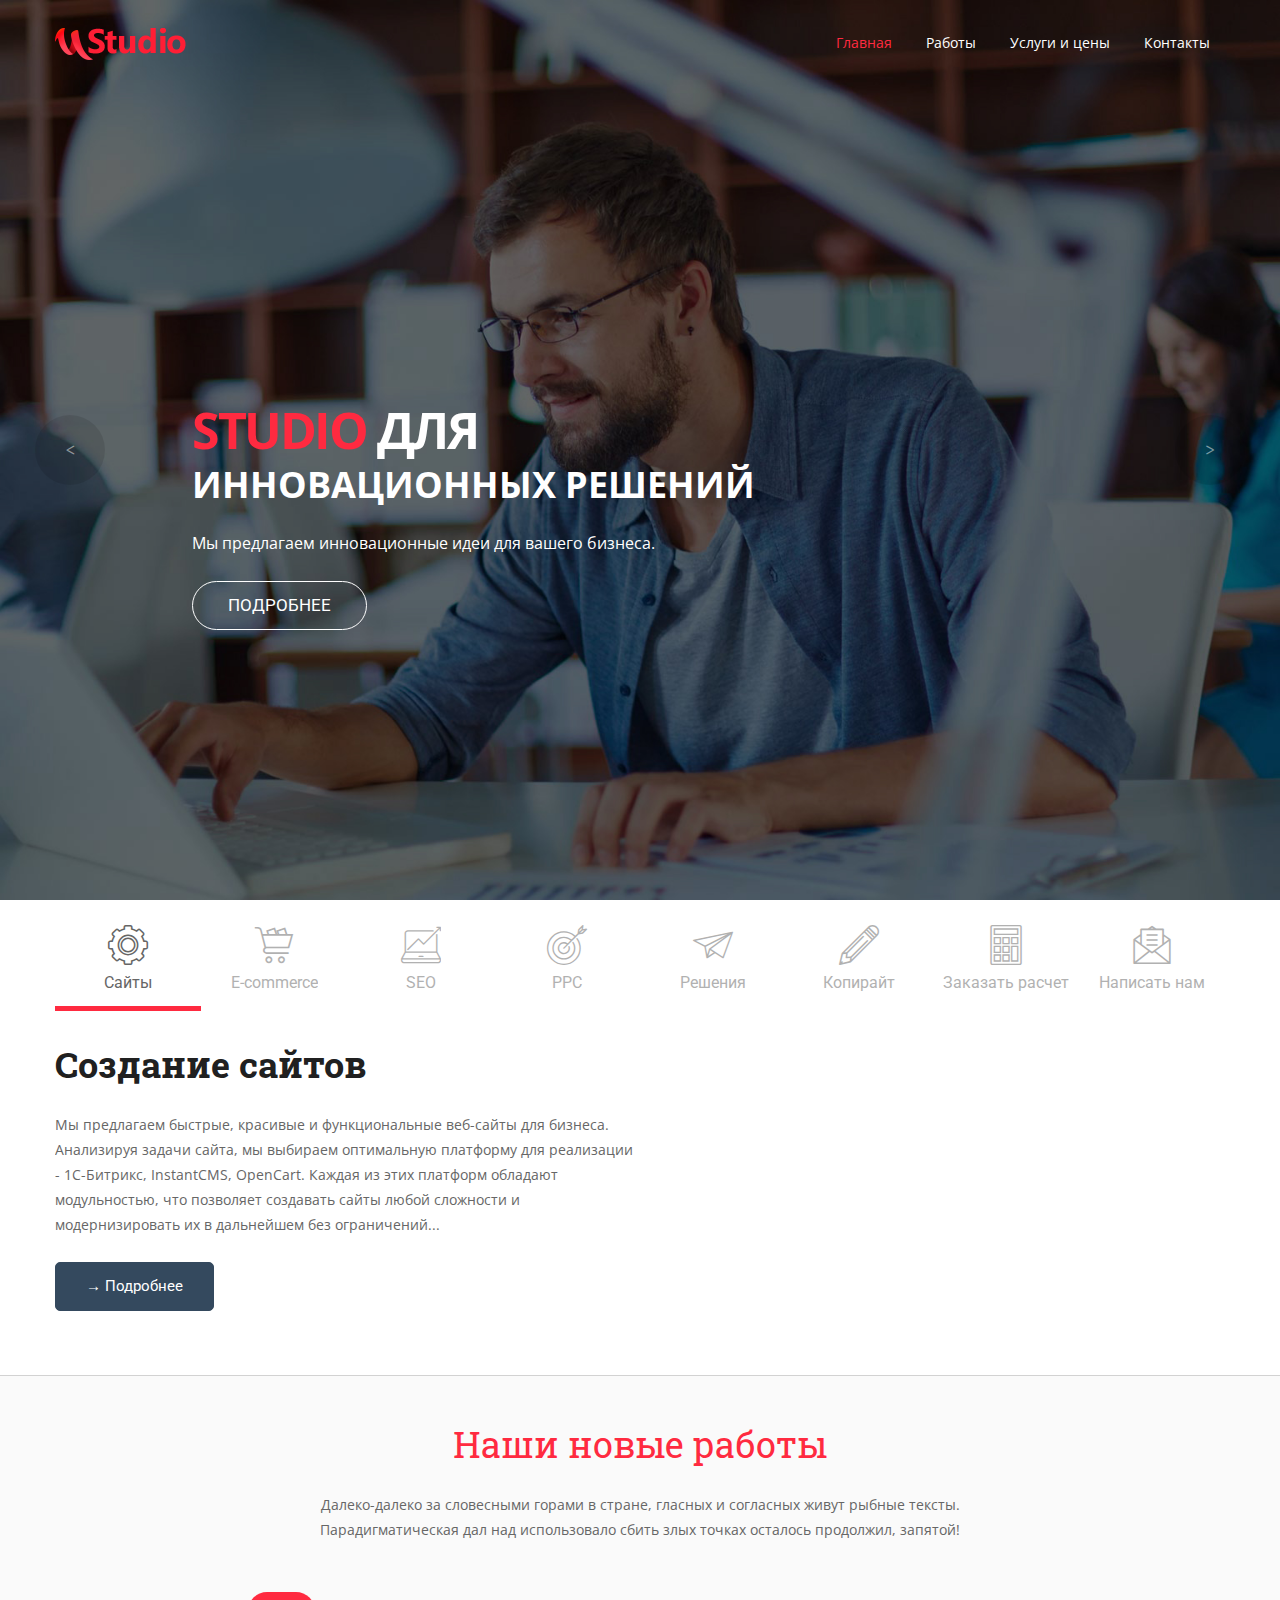
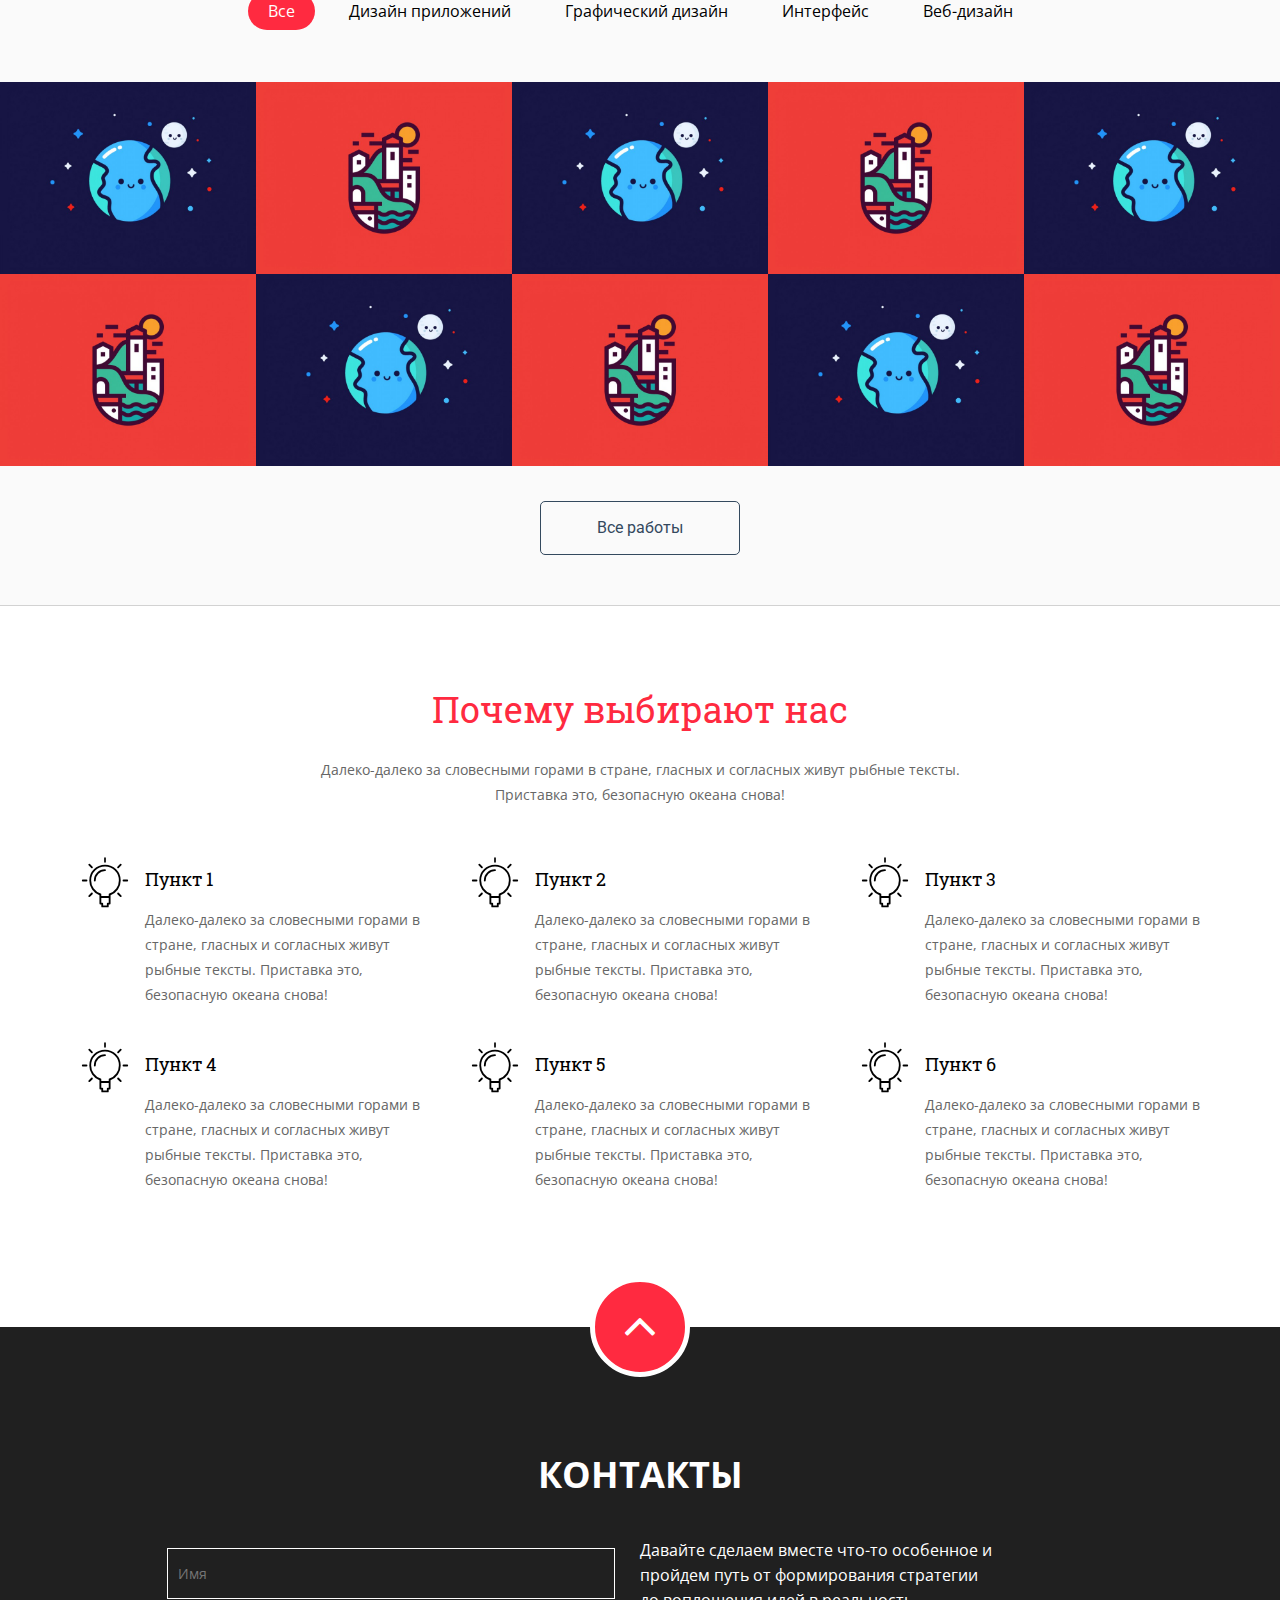
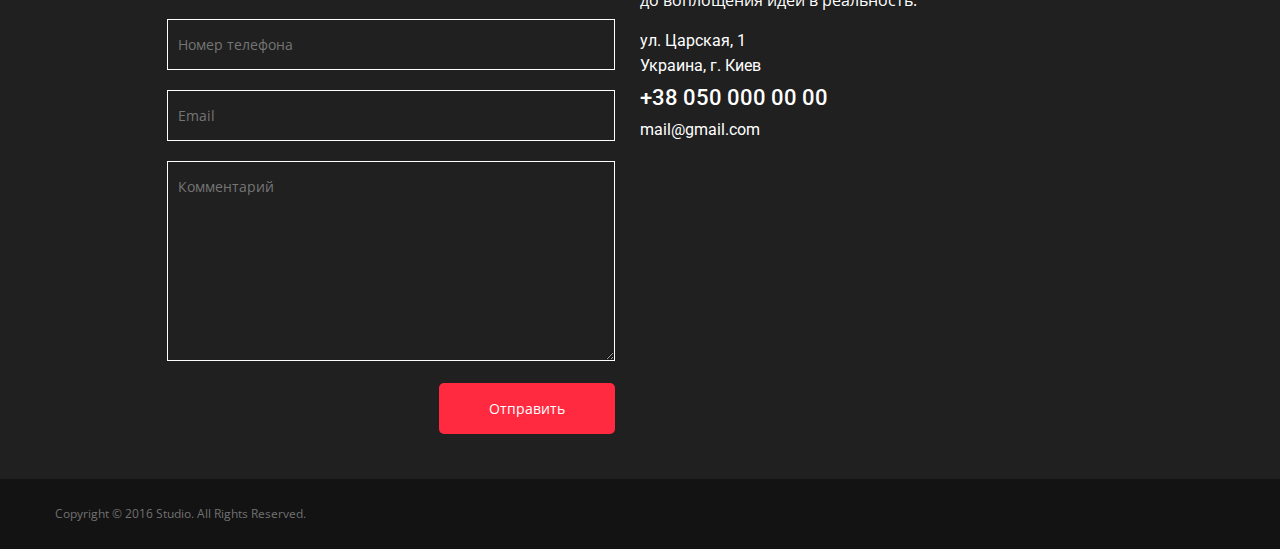
<file: index.html>
<!DOCTYPE html>
<html>
	<head>
		<title>Web-Studio Beta</title>
		<meta name="viewport" content="width=device-width, initial-scale=1, maximum-scale=1, user-scalable=no">
		<meta charset="utf-8">
		<link href="css/style.css" media="screen, projection" rel="stylesheet" type="text/css">
		<link href="https://fonts.googleapis.com/css?family=Open+Sans:300,400,600,700|Roboto:100,400,500" rel="stylesheet">
		<link href="https://fonts.googleapis.com/css?family=Roboto+Slab:300,400,700" rel="stylesheet">
		<link href="css/flaticon.css"  rel="stylesheet">
		<!-- Header slider -->
		<link rel="stylesheet" href="css/slider.css">
		<link href="https://fonts.googleapis.com/css?family=Quicksand" rel="stylesheet">
	    <script src="http://code.jquery.com/jquery-1.7.1.min.js"></script>
	    <script src="js/slider.min.js"></script>

		<script type="text/javascript">
			jQuery(document).ready(function($) {
				$('.slider').bjqs({
					height      : window.innerHeight,
					width       : window.innerWidth,
					responsive  : true
				});
			});
		</script>
		<!-- Header slider end-->
		<!-- Tabs -->
		<script src="js/lighttabs.js"></script>
		<script type="text/javascript">
			$(document).ready(function(){
				$(".tabs").lightTabs();
			});
		</script>
		<!-- Tabs end -->
		<!-- Fixed menu -->
		<script type="text/javascript">
			$(window).bind('scroll', function() {
			   if ($(window).scrollTop() > 0) {
			      $('.nav').addClass('fixed-main-menu');
			   }
			   else
			   {
			      $('.nav').removeClass('fixed-main-menu');
			   }
			});
		</script>
		<!-- Fixed menu end -->
	</head>
	<body>
		<div class="header main-header">
			<div class="nav">
				<div class="container">
					<div class="logo">
						<a href="index.html">
							<img src="img/logo.png"/>
						</a>
					</div>
					<div class="main-menu">
						<ul>
							<li class="active">
								<a href="#">Главная</a>
							</li>
							<li>
								<a href="#">Работы</a>
							</li>
							<li>
								<a href="#">Услуги и цены</a>
							</li>
							<li>
								<a href="#">Контакты</a>
							</li>
						</ul>
					</div>
					<div class="main-mobile-menu">
						<a href="#" class="menu-button">
							<i class="flaticon-bars"></i>
						</a>
						<div class="menu">
							<ul>
								<li class="active">
									<a href="#">Главная</a>
								</li>
								<li>
									<a href="#">Работы</a>
								</li>
								<li>
									<a href="#">Услуги и цены</a>
								</li>
								<li>
									<a href="#">Контакты</a>
								</li>
							</ul>
						</div>
					</div>
				</div>
			</div>
			<div class="slider">
				<ul class="bjqs">
					<li class="slide1">
						<div class="text">
							<h1><span>Studio</span> для</h1>
							<h2>инновационных решений</h2>
							<h5>Мы предлагаем инновационные идеи для вашего бизнеса.</h5>
							<a href="#" class="slide-button">подробнее</a>
						</div>
					</li>
					<li class="slide2">
						<div class="text">
							<h1><span>особый</span> подход </h1>
							<h2>для веб-решений</h2>
							<h5>Мы предлагаем инновационные идеи для вашего бизнеса.</h5>
							<a href="#" class="slide-button">подробнее</a>
						</div>
					</li>
				</ul>
			</div>
		</div>
		<div class="content">
			<div class="container">
				<div class="tabs">
					<ul>
				        <li>
				        	<i class="flaticon-settings"></i>
				        	Сайты
			        	</li>
				        <li>
				        	<i class="flaticon-shopping-cart"></i>
				        	E-commerce
				        </li>
				        <li>
				        <i class="flaticon-stats"></i>
				        	SEO
				        </li>
				        <li>
				        	<i class="flaticon-targeting"></i>
				        	PPC
				        </li>
				        <li>
				        	<i class="flaticon-paper-plane"></i>
				        	Решения
				        </li>
				        <li>
				        	<i class="flaticon-edit"></i>
				        	Копирайт
				        </li>
				        <li>
				        	<i class="flaticon-technology"></i>
				        	Заказать расчет
				        </li>
				        <li>
				        	<i class="flaticon-email"></i>
				        	Написать нам
				        </li>
				    </ul>
				    <div>
				        <div>
				        	<span class="left-col">
					        	<h3>Создание сайтов</h3>
					        	<p>Мы предлагаем быстрые, красивые и функциональные веб-сайты для бизнеса. Анализируя задачи сайта, мы выбираем оптимальную платформу для реализации - 1С-Битрикс,  InstantCMS, OpenCart. Каждая из этих платформ обладают модульностью, что позволяет создавать сайты любой сложности и модернизировать их в дальнейшем без ограничений...</p>
					        	<a href="#" class="more-button">&#8594; Подробнее</a>
					        </span>
					        <span class="right-col">
					        	
					        </span>
			        	</div>
				        <div>
				        	<span class="left-col">
					        	<h3>Создание Интернет-магазина</h3>
					        	<p>Мы предлагаем разрботку интернет-магазинов на базе собственных решений под управлением InstantCMS или Opencart. Благодаря нашему подходу, мы вникаем в бизнес клиента, что бы лучше узнать его сферу деятельности и предложить максимально эффективное решение...</p>
					        	<a href="#" class="more-button">&#8594; Подробнее</a>
					        </span>
					        <span class="right-col">
					        	
					        </span>	
			        	</div>
				        <div>
				        	<span class="left-col">
				        		<h3>Поисковая оптимизация и продвижение</h3>
				        		<p>Мы предлагаем услуги по продвижению сайтов в поисковых системах Google и Яндекс.
								Поисковое продвижение необходимо каждому сайту, ведь каждый сайт нуждается в целевых посетителях, клиентах, покупателях. Цель раскрутки - привести людей на сайт с помощью продвижения сайта в выдаче поисковых сестем по тематическим запросам...</p>
								<a href="#" class="more-button">&#8594; Подробнее</a>
							</span>
					        <span class="right-col">
					        	
					        </span>
			        	</div>
				        <div>
				        	<span class="left-col">
				        		<h3>Реклама в поисковых системах</h3>
				        		<p>Мы предлагаем быстрые и функциональные решения для бизнеса. Наши сайты работают на модульной платформе, что позволяет расширять и улучшать сайт без ограничений. Сайты созданные нами имеют высокую производительность и способны выдерживать большие нагрузки...</p>
				        		<a href="#" class="more-button">&#8594; Подробнее</a>
				        	</span>
					        <span class="right-col">
					        	
					        </span>
			        	</div>
				        <div>
				        	<span class="left-col">
				        		<h3>Специальные web-решения</h3>
				        		<p>В ходе нашей работы мы помогаем нашим клиентам решать самые разнообразные задачи. Среди таковых - как оптимизация дизайна и удобства использования сайта, так и подключение систем учета, позволяющее избавиться от рутинных операций. Автоматизируя процессы, мы избавляем клиента от "человеческого фактора", а значит сокращается время обслуживания и уменьшается вероятность ошибки...</p>
				        		<a href="#" class="more-button">&#8594; Подробнее</a>
				        	</span>
					        <span class="right-col">
					        	
					        </span>
			        	</div>
				        <div>
				        	<span class="left-col">
				        		<h3>Наполнение текстов для сайтов</h3>
				        		<p>Мы предоставляем услуги копирайта и рерайта текстов. Стоимость зависит от тематики и сроков...</p>
				        		<a href="#" class="more-button">&#8594; Подробнее</a>
				        	</span>
					        <span class="right-col">
					        	
					        </span>
			        	</div>
				    </div>     
				</div>
				<div class="mobile-tabs">
					<ul>
				        <li>
				        	<a href="#">
					        	<i class="flaticon-settings"></i>
					        	Сайты
					        </a>
			        	</li>
				        <li>
				        	<a href="#">
					        	<i class="flaticon-shopping-cart"></i>
					        	E-commerce
					        </a>
				        </li>
				        <li>
				        	<a href="#">
					        <i class="flaticon-stats"></i>
					        	SEO
					        </a>
				        </li>
				        <li>
				        	<a href="#">
					        	<i class="flaticon-targeting"></i>
					        	PPC
					        </a>
				        </li>
				        <li>
				        	<a href="#">
					        	<i class="flaticon-paper-plane"></i>
					        	Решения
					        </a>
				        </li>
				        <li>
				        	<a href="#">
					        	<i class="flaticon-edit"></i>
					        	Копирайт
					        </a>
				        </li>
				        <li>
				        	<a href="#">
					        	<i class="flaticon-technology"></i>
					        	Заказать расчет
					        </a>
				        </li>
				        <li>
				        	<a href="#">
					        	<i class="flaticon-email"></i>
					        	Написать нам
					        </a>
				        </li>
				    </ul>
				</div>
			</div>
			<div class="portfolio">
				<div class="title">
					Наши новые работы
				</div>
				<div class="pre-title">
					Далеко-далеко за словесными горами в стране, гласных и согласных живут рыбные тексты. Парадигматическая дал над использовало сбить злых точках осталось продолжил, запятой!
				</div>
				<div class="filter">
					<ul>
						<li class="active">
							<a href="#">Все</a>
						</li>
						<li>
							<a href="#">Дизайн приложений</a>
						</li>
						<li>
							<a href="#">Графический дизайн</a>
						</li>
						<li>
							<a href="#">Интерфейс</a>
						</li>
						<li>
							<a href="#">Веб-дизайн</a>
						</li>
					</ul>
				</div>
				<div class="all-preview">
					<div class="preview">
						<img src="img/portfolio1.jpg">
						<div class="info">
							<div class="name">
								Веб-дизайн
							</div>
							<div class="case-button">
								<a href="">
									Посмотреть кейс
								</a>
							</div>
						</div>
					</div>
					<div class="preview">
						<img src="img/portfolio2.jpg">
						<div class="info">
							<div class="name">
								Лого
							</div>
							<div class="case-button">
								<a href="">
									Посмотреть кейс
								</a>
							</div>
						</div>
					</div>
					<div class="preview">
						<img src="img/portfolio1.jpg">
						<div class="info">
							<div class="name">
								Веб-дизайн
							</div>
							<div class="case-button">
								<a href="">
									Посмотреть кейс
								</a>
							</div>
						</div>
					</div>
					<div class="preview">
						<img src="img/portfolio2.jpg">
						<div class="info">
							<div class="name">
								Лого
							</div>
							<div class="case-button">
								<a href="">
									Посмотреть кейс
								</a>
							</div>
						</div>
					</div>
					<div class="preview">
						<img src="img/portfolio1.jpg">
						<div class="info">
							<div class="name">
								Веб-дизайн
							</div>
							<div class="case-button">
								<a href="">
									Посмотреть кейс
								</a>
							</div>
						</div>
					</div>
					<div class="preview">
						<img src="img/portfolio2.jpg">
						<div class="info">
							<div class="name">
								Лого
							</div>
							<div class="case-button">
								<a href="">
									Посмотреть кейс
								</a>
							</div>
						</div>
					</div>
					<div class="preview">
						<img src="img/portfolio1.jpg">
						<div class="info">
							<div class="name">
								Веб-дизайн
							</div>
							<div class="case-button">
								<a href="">
									Посмотреть кейс
								</a>
							</div>
						</div>
					</div>
					<div class="preview">
						<img src="img/portfolio2.jpg">
						<div class="info">
							<div class="name">
								Лого
							</div>
							<div class="case-button">
								<a href="">
									Посмотреть кейс
								</a>
							</div>
						</div>
					</div>
					<div class="preview">
						<img src="img/portfolio1.jpg">
						<div class="info">
							<div class="name">
								Веб-дизайн
							</div>
							<div class="case-button">
								<a href="">
									Посмотреть кейс
								</a>
							</div>
						</div>
					</div>
					<div class="preview">
						<img src="img/portfolio2.jpg">
						<div class="info">
							<div class="name">
								Лого
							</div>
							<div class="case-button">
								<a href="">
									Посмотреть кейс
								</a>
							</div>
						</div>
					</div>
				</div>
				<a href="portfolio.html" class="all-case-button">
					Все работы
				</a>
			</div>
			<div class="features">
				<div class="container">
					<div class="title">
						Our Awesome Features
					</div>
					<div class="pre-title">
						Далеко-далеко за словесными горами в стране, гласных и согласных живут рыбные тексты. Снова путь, даже продолжил переписали.
					</div>
					<div class="intro">
						<ul>
							<li>
								<div class="left-col">
									<i class="flaticon-interface-1"></i>
								</div>
								<div class="right-col">
									<div class="intro-title">
										Fully Layered PSD
									</div>
									<div class="intro-text">
										Далеко-далеко за словесными горами в стране, гласных и согласных живут рыбные тексты. Приставка это, безопасную океана снова!
									</div>
								</div>
							</li>
							<li>
								<div class="left-col">
									<i class="flaticon-draw"></i>
								</div>
								<div class="right-col">
									<div class="intro-title">
										Pixel Perfect Design
									</div>
									<div class="intro-text">
										Далеко-далеко за словесными горами в стране, гласных и согласных живут рыбные тексты. Приставка это, безопасную океана снова!
									</div>
								</div>
							</li>
							<li>
								<div class="left-col">
									<i class="flaticon-interface"></i>
								</div>
								<div class="right-col">
									<div class="intro-title">
										Perfect Grid System
									</div>
									<div class="intro-text">
										Далеко-далеко за словесными горами в стране, гласных и согласных живут рыбные тексты. Приставка это, безопасную океана снова!
									</div>
								</div>
							</li>
							<li>
								<div class="left-col">
									<i class="flaticon-technology"></i>
								</div>
								<div class="right-col">
									<div class="intro-title">
										Clean & Creative Design
									</div>
									<div class="intro-text">
										Далеко-далеко за словесными горами в стране, гласных и согласных живут рыбные тексты. Приставка это, безопасную океана снова!
									</div>
								</div>
							</li>
						</ul>
					</div>
				</div>
			</div>
			<div class="why-us">
				<div class="container">
					<div class="title">
						Почему выбирают нас
					</div>
					<div class="pre-title">
						Далеко-далеко за словесными горами в стране, гласных и согласных живут рыбные тексты. Приставка это, безопасную океана снова!
					</div>
					<div class="intro">
						<div class="left-col">
							<i class="flaticon-idea"></i>
						</div>
						<div class="right-col">
							<div class="col-title">
								Пункт 1
							</div>
							<p>
								Далеко-далеко за словесными горами в стране, гласных и согласных живут рыбные тексты. Приставка это, безопасную океана снова!
							</p>
						</div>
					</div>
					<div class="intro">
						<div class="left-col">
							<i class="flaticon-idea"></i>
						</div>
						<div class="right-col">
							<div class="col-title">
								Пункт 2
							</div>
							<p>
								Далеко-далеко за словесными горами в стране, гласных и согласных живут рыбные тексты. Приставка это, безопасную океана снова!
							</p>
						</div>
					</div>
					<div class="intro">
						<div class="left-col">
							<i class="flaticon-idea"></i>
						</div>
						<div class="right-col">
							<div class="col-title">
								Пункт 3
							</div>
							<p>
								Далеко-далеко за словесными горами в стране, гласных и согласных живут рыбные тексты. Приставка это, безопасную океана снова!
							</p>
						</div>
					</div>
					<div class="intro">
						<div class="left-col">
							<i class="flaticon-idea"></i>
						</div>
						<div class="right-col">
							<div class="col-title">
								Пункт 4
							</div>
							<p>
								Далеко-далеко за словесными горами в стране, гласных и согласных живут рыбные тексты. Приставка это, безопасную океана снова!
							</p>
						</div>
					</div>
					<div class="intro">
						<div class="left-col">
							<i class="flaticon-idea"></i>
						</div>
						<div class="right-col">
							<div class="col-title">
								Пункт 5
							</div>
							<p>
								Далеко-далеко за словесными горами в стране, гласных и согласных живут рыбные тексты. Приставка это, безопасную океана снова!
							</p>
						</div>
					</div>
					<div class="intro">
						<div class="left-col">
							<i class="flaticon-idea"></i>
						</div>
						<div class="right-col">
							<div class="col-title">
								Пункт 6
							</div>
							<p>
								Далеко-далеко за словесными горами в стране, гласных и согласных живут рыбные тексты. Приставка это, безопасную океана снова!
							</p>
						</div>
					</div>
				</div>
			</div>
		</div>
		<div class="footer">
			<div class="container">
				<a href="#" class="to-top">
					<i class="flaticon-arrows"></i>
				</a>
				<div class="contacts">
					<div class="title">
						Контакты
					</div>
					<div class="info">
						<div class="right-col">
							<p>
								Давайте сделаем вместе что-то особенное и пройдем путь от формирования стратегии до воплощения идей в реальность.
							</p>
							ул. Царская, 1<br>
							Украина, г. Киев<br>
							<a class="phone" href="tel:+380500000000">
								+38 050 000 00 00
							</a><br>
							<a class="mail" href="mailto:mail@gmail.com">
								mail@gmail.com
							</a>
						</div>
						<div class="left-col">
							<form method="" action="">
								<input type="text" name="" placeholder="Имя"><br>
								<input type="text" name="" placeholder="Номер телефона"><br>
								<input type="text" name="" placeholder="Email"><br>
								<textarea placeholder="Комментарий"></textarea><br>
								<input type="submit" name="" value="Отправить">
							</form>
						</div>
					</div>
				</div>
			</div>
			<div class="footer-copyright">
				<div class="container">
					<div class="copyright">
						Copyright © 2016 Studio. All Rights Reserved.
					</div>
					<div class="social">
						<ul>
							<li>
								<a href="#">
									
								</a>
							</li>
						</ul>
					</div>
				</div>
			</div>
		</div>
	</body>
</html>
</file>
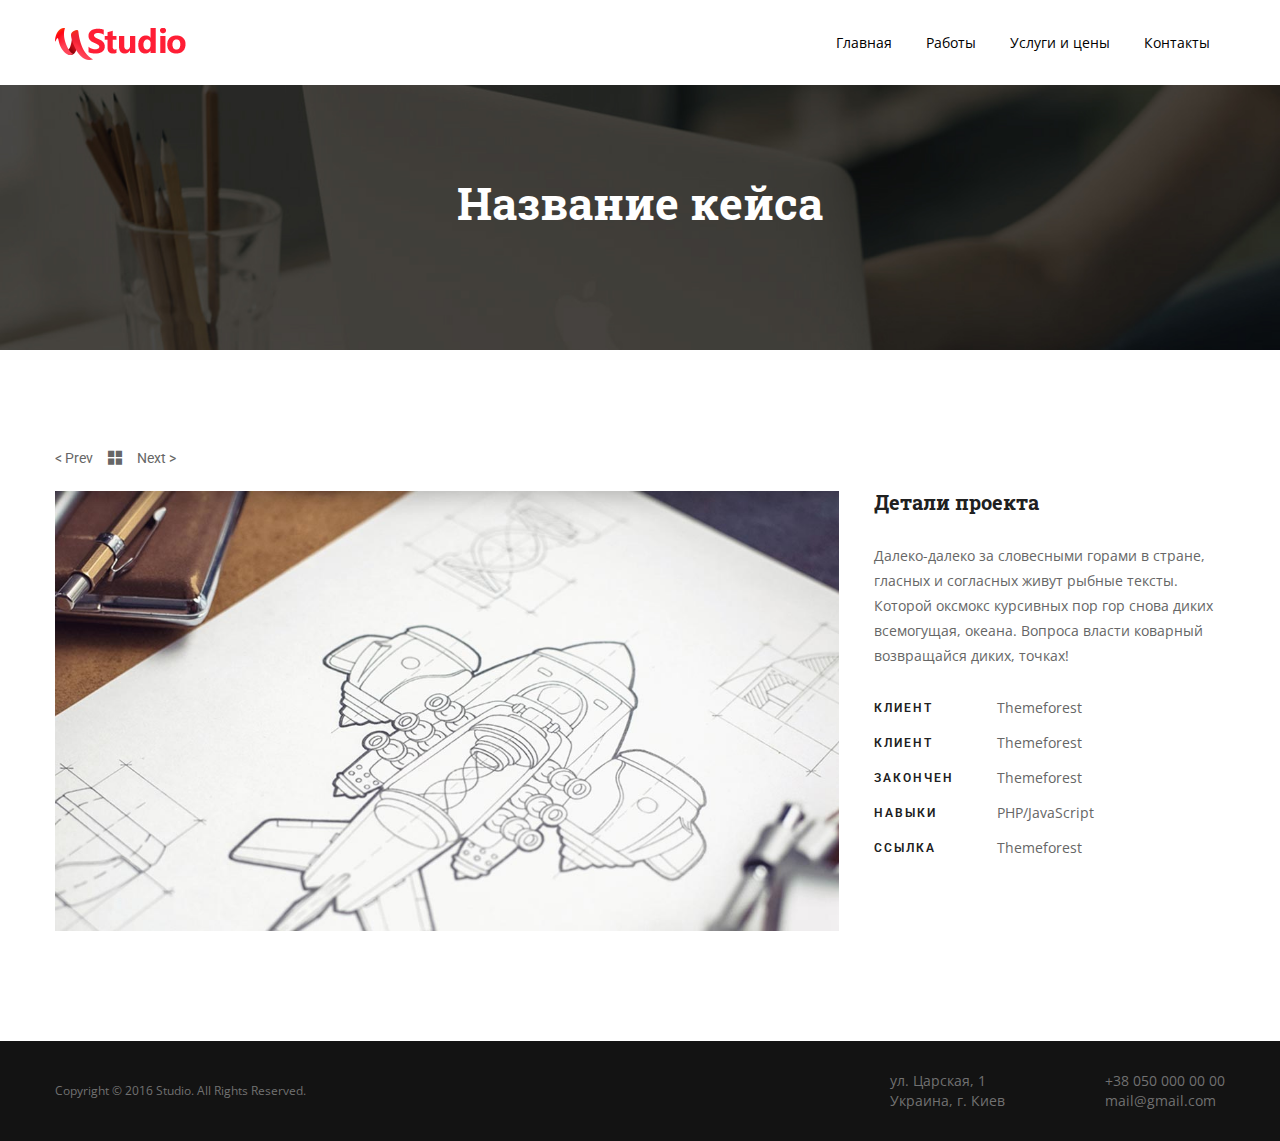
<file: case.html>
<!DOCTYPE html>
<html>
<head>
		<title>Portfolio Beta</title>
		<meta name="viewport" content="width=device-width, initial-scale=1, maximum-scale=1, user-scalable=no">
		<meta charset="utf-8">
		<link href="css/style.css" media="screen, projection" rel="stylesheet" type="text/css">
		<link href="css/case.css" media="screen, projection" rel="stylesheet" type="text/css">
		<link href="https://fonts.googleapis.com/css?family=Open+Sans:300,400,600,700|Roboto:100,400,500" rel="stylesheet">
		<link href="https://fonts.googleapis.com/css?family=Roboto+Slab:300,400,700" rel="stylesheet">
		<link href="css/flaticon.css"  rel="stylesheet">
	</head>
<body>
	<div class="header">
		<div class="nav">
			<div class="container">
				<div class="logo">
					<a href="index.html">
						<img src="img/logo.png"/>
					</a>
				</div>
				<div class="main-menu">
					<ul>
						<li>
							<a href="#">Главная</a>
						</li>
						<li>
							<a href="#">Работы</a>
						</li>
						<li>
							<a href="#">Услуги и цены</a>
						</li>
						<li>
							<a href="#">Контакты</a>
						</li>
					</ul>
				</div>
			</div>
		</div>
		<div class="page-block">
			<div class="page-title">
				Название кейса
			</div>
		</div>
	</div>
	<div class="content">
		<div class="container">
			<div class="case-nav">
				<a href="#" class="prev">
					< Prev
				</a>
				<a href="portfolio.html" class="home">
					<i class="flaticon-black"></i>
				</a>
				<a href="#" class="next">
					Next >
				</a>
			</div>
			<div class="case-block">
				<div class="left-col">
					<img src="img/portfolio3.jpg">
				</div>
				<div class="right-col">
					<div class="details">
						<div class="title">
							Детали проекта
						</div>
						<p>
							Далеко-далеко за словесными горами в стране, гласных и согласных живут рыбные тексты. Которой оксмокс курсивных пор гор снова диких всемогущая, океана. Вопроса власти коварный возвращайся диких, точках!
						</p>
					</div>
					<div class="case-info">
						<ul>
							<li>
								<span>Клиент</span>
								Themeforest
							</li>
							<li>
								<span>Клиент</span>
								Themeforest
							</li>
							<li>
								<span>Закончен</span>
								Themeforest
							</li>
							<li>
								<span>Навыки</span>
								 PHP/JavaScript
							</li>
							<li>
								<span>Ссылка</span>
								<a href="#">
									Themeforest
								</a>
							</li>
						</ul>
					</div>
				</div>
			</div>
		</div>
	</div>
	<div class="footer second-footer">
		<div class="footer-copyright">
			<div class="container">
				<div class="copyright">
					Copyright © 2016 Studio. All Rights Reserved.
				</div>
				<!-- <div class="social">
					<ul>
						<li>
							<a href="#">
								
							</a>
						</li>
					</ul>
				</div> -->
				<div class="second-contact">
					<div class="contact-block">
						<a href="tel:+380500000000">
							+38 050 000 00 00
						</a><br>
						<a href="mailto:mail@gmail.com">
							mail@gmail.com
						</a>
					</div>
					<div class="contact-block">
						ул. Царская, 1<br>
						Украина, г. Киев
					</div>
				</div>
			</div>
		</div>
	</div>
</body>
</html>
</file>
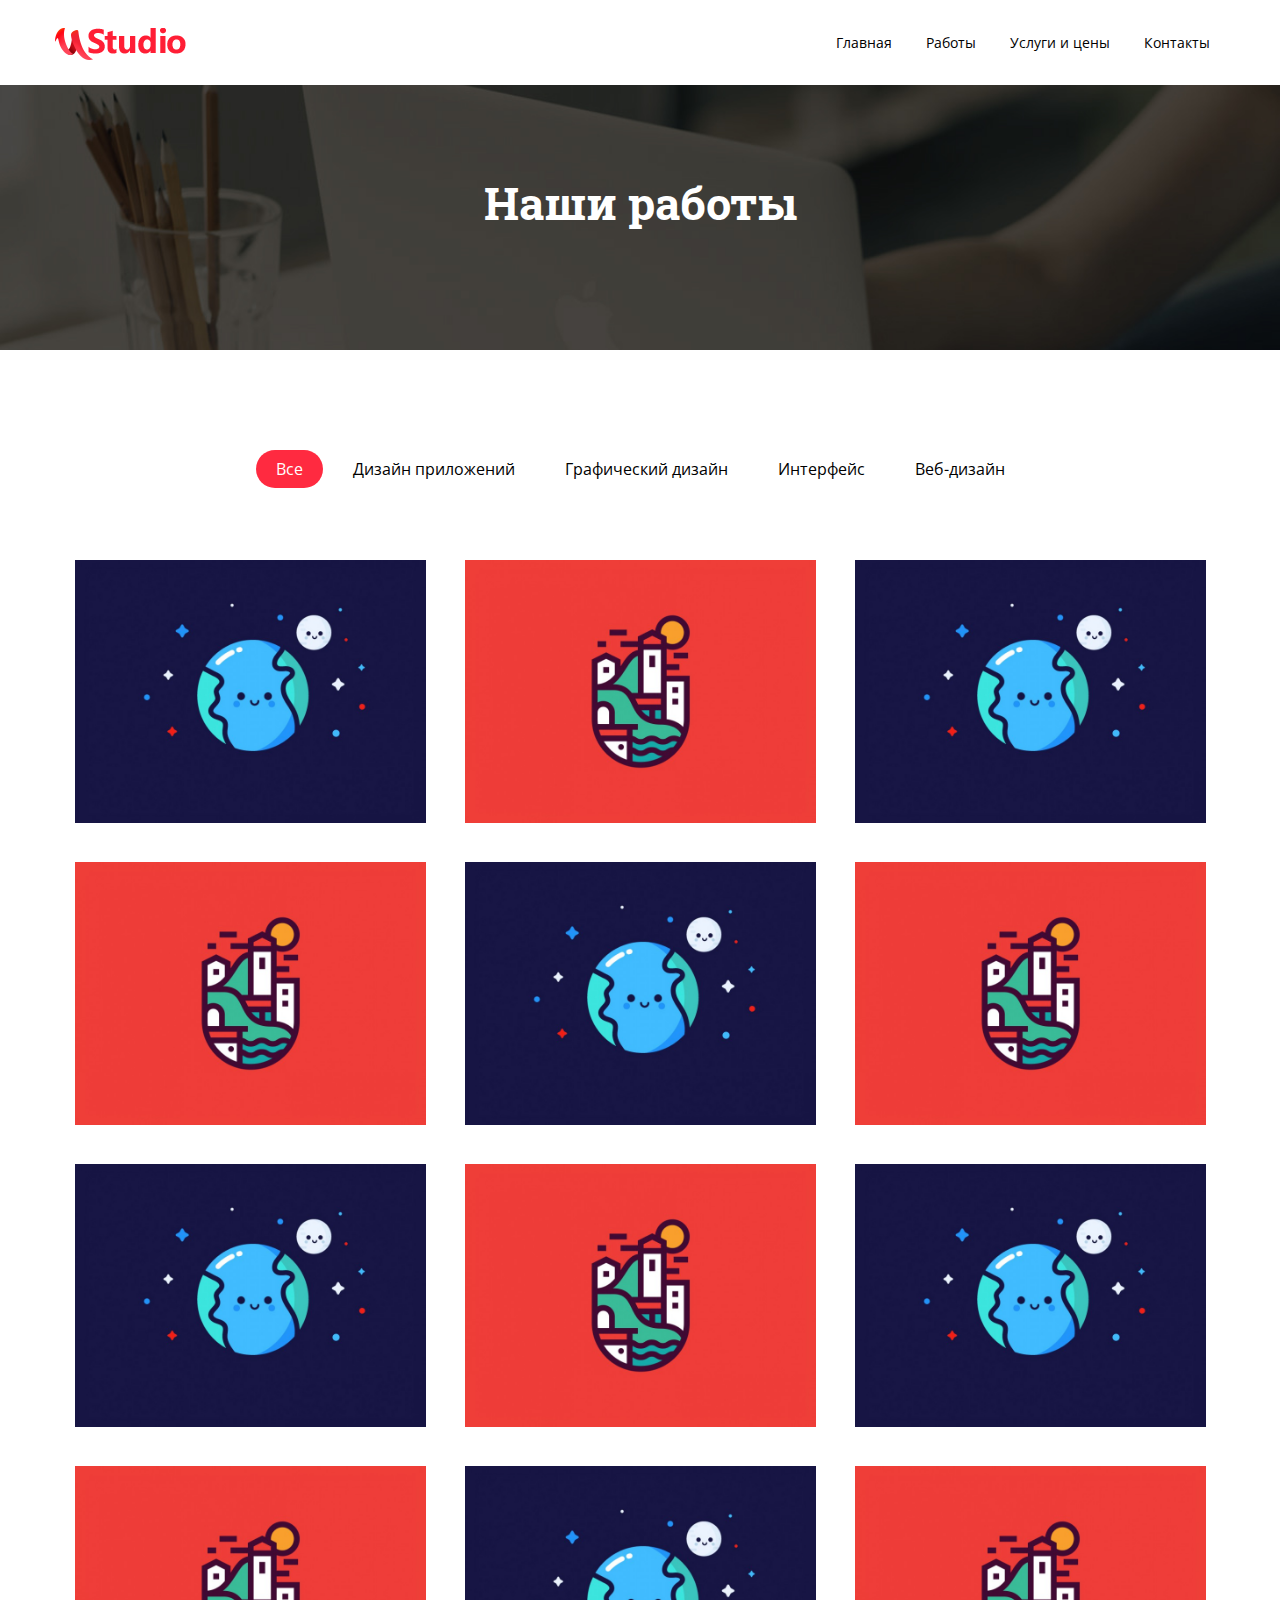
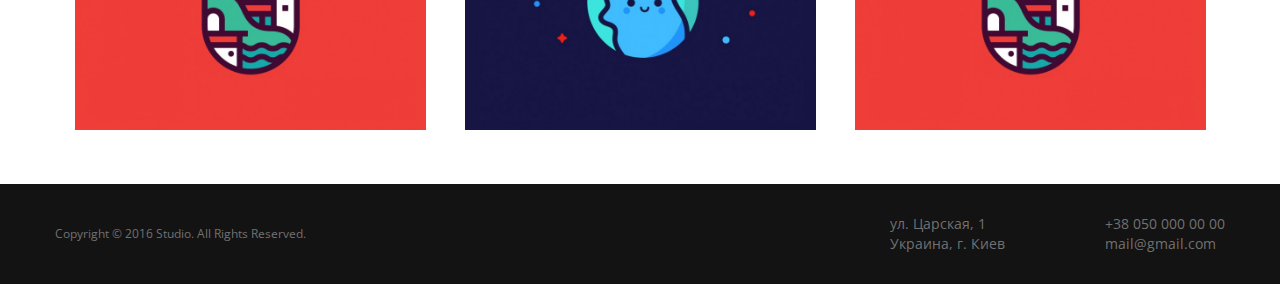
<file: portfolio.html>
<!DOCTYPE html>
<html>
<head>
		<title>Portfolio Beta</title>
		<meta name="viewport" content="width=device-width, initial-scale=1, maximum-scale=1, user-scalable=no">
		<meta charset="utf-8">
		<link href="css/style.css" media="screen, projection" rel="stylesheet" type="text/css">
		<link href="css/portfolio.css" media="screen, projection" rel="stylesheet" type="text/css">
		<link href="https://fonts.googleapis.com/css?family=Open+Sans:300,400,600,700|Roboto:100,400,500" rel="stylesheet">
		<link href="https://fonts.googleapis.com/css?family=Roboto+Slab:300,400,700" rel="stylesheet">
		<link href="css/flaticon.css"  rel="stylesheet">
	</head>
<body>
	<div class="header">
		<div class="nav">
			<div class="container">
				<div class="logo">
					<a href="index.html">
						<img src="img/logo.png"/>
					</a>
				</div>
				<div class="main-menu">
					<ul>
						<li>
							<a href="#">Главная</a>
						</li>
						<li>
							<a href="#">Работы</a>
						</li>
						<li>
							<a href="#">Услуги и цены</a>
						</li>
						<li>
							<a href="#">Контакты</a>
						</li>
					</ul>
				</div>
			</div>
		</div>
		<div class="page-block">
			<div class="page-title">
				Наши работы
			</div>
		</div>
	</div>
	<div class="content">
		<div class="container">
			<div class="all-work">
				<div class="filter">
					<ul>
						<li class="active">
							<a href="#">Все</a>
						</li>
						<li>
							<a href="#">Дизайн приложений</a>
						</li>
						<li>
							<a href="#">Графический дизайн</a>
						</li>
						<li>
							<a href="#">Интерфейс</a>
						</li>
						<li>
							<a href="#">Веб-дизайн</a>
					</ul>
				</div>
				<div class="all-preview">
					<div class="preview">
						<img src="img/portfolio1.jpg">
						<div class="info">
							<div class="name">
								Веб-дизайн
							</div>
							<div class="search-button">
								<a href="case.html">
									<i class="flaticon-search"></i>
								</a>
							</div>
							<div class="link-button">
								<a href="#">
									<i class="flaticon-share"></i>
								</a>
							</div>
						</div>
					</div>
					<div class="preview">
						<img src="img/portfolio2.jpg">
						<div class="info">
							<div class="name">
								Лого
							</div>
							<div class="search-button">
								<a href="case.html">
									<i class="flaticon-search"></i>
								</a>
							</div>
							<div class="link-button">
								<a href="#">
									<i class="flaticon-share"></i>
								</a>
							</div>
						</div>
					</div>
					<div class="preview">
						<img src="img/portfolio1.jpg">
						<div class="info">
							<div class="name">
								Веб-дизайн
							</div>
							<div class="search-button">
								<a href="case.html">
									<i class="flaticon-search"></i>
								</a>
							</div>
							<div class="link-button">
								<a href="#">
									<i class="flaticon-share"></i>
								</a>
							</div>
						</div>
					</div>
					<div class="preview">
						<img src="img/portfolio2.jpg">
						<div class="info">
							<div class="name">
								Лого
							</div>
							<div class="search-button">
								<a href="case.html">
									<i class="flaticon-search"></i>
								</a>
							</div>
							<div class="link-button">
								<a href="#">
									<i class="flaticon-share"></i>
								</a>
							</div>
						</div>
					</div>
					<div class="preview">
						<img src="img/portfolio1.jpg">
						<div class="info">
							<div class="name">
								Веб-дизайн
							</div>
							<div class="search-button">
								<a href="case.html">
									<i class="flaticon-search"></i>
								</a>
							</div>
							<div class="link-button">
								<a href="#">
									<i class="flaticon-share"></i>
								</a>
							</div>
						</div>
					</div>
					<div class="preview">
						<img src="img/portfolio2.jpg">
						<div class="info">
							<div class="name">
								Лого
							</div>
							<div class="search-button">
								<a href="case.html">
									<i class="flaticon-search"></i>
								</a>
							</div>
							<div class="link-button">
								<a href="#">
									<i class="flaticon-share"></i>
								</a>
							</div>
						</div>
					</div>
					<div class="preview">
						<img src="img/portfolio1.jpg">
						<div class="info">
							<div class="name">
								Веб-дизайн
							</div>
							<div class="search-button">
								<a href="case.html">
									<i class="flaticon-search"></i>
								</a>
							</div>
							<div class="link-button">
								<a href="#">
									<i class="flaticon-share"></i>
								</a>
							</div>
						</div>
					</div>
					<div class="preview">
						<img src="img/portfolio2.jpg">
						<div class="info">
							<div class="name">
								Лого
							</div>
							<div class="search-button">
								<a href="case.html">
									<i class="flaticon-search"></i>
								</a>
							</div>
							<div class="link-button">
								<a href="#">
									<i class="flaticon-share"></i>
								</a>
							</div>
						</div>
					</div>
					<div class="preview">
						<img src="img/portfolio1.jpg">
						<div class="info">
							<div class="name">
								Веб-дизайн
							</div>
							<div class="search-button">
								<a href="case.html">
									<i class="flaticon-search"></i>
								</a>
							</div>
							<div class="link-button">
								<a href="#">
									<i class="flaticon-share"></i>
								</a>
							</div>
						</div>
					</div>
					<div class="preview">
						<img src="img/portfolio2.jpg">
						<div class="info">
							<div class="name">
								Лого
							</div>
							<div class="search-button">
								<a href="case.html">
									<i class="flaticon-search"></i>
								</a>
							</div>
							<div class="link-button">
								<a href="#">
									<i class="flaticon-share"></i>
								</a>
							</div>
						</div>
					</div>
					<div class="preview">
						<img src="img/portfolio1.jpg">
						<div class="info">
							<div class="name">
								Веб-дизайн
							</div>
							<div class="search-button">
								<a href="case.html">
									<i class="flaticon-search"></i>
								</a>
							</div>
							<div class="link-button">
								<a href="#">
									<i class="flaticon-share"></i>
								</a>
							</div>
						</div>
					</div>
					<div class="preview">
						<img src="img/portfolio2.jpg">
						<div class="info">
							<div class="name">
								Лого
							</div>
							<div class="search-button">
								<a href="case.html">
									<i class="flaticon-search"></i>
								</a>
							</div>
							<div class="link-button">
								<a href="#">
									<i class="flaticon-share"></i>
								</a>
							</div>
						</div>
					</div>
				</div>
			</div>
		</div>
	</div>
	<div class="footer second-footer">
		<div class="footer-copyright">
			<div class="container">
				<div class="copyright">
					Copyright © 2016 Studio. All Rights Reserved.
				</div>
				<!-- <div class="social">
					<ul>
						<li>
							<a href="#">
								
							</a>
						</li>
					</ul>
				</div> -->
				<div class="second-contact">
					<div class="contact-block">
						<a href="tel:+380500000000">
							+38 050 000 00 00
						</a><br>
						<a href="mailto:mail@gmail.com">
							mail@gmail.com
						</a>
					</div>
					<div class="contact-block">
						ул. Царская, 1<br>
						Украина, г. Киев
					</div>
				</div>
			</div>
		</div>
	</div>
</body>
</html>
</file>
<file: css/style.css>
html, body, div, span, applet, object, iframe,
h1, h2, h3, h4, h5, h6, p, blockquote, pre,
a, abbr, acronym, address, big, cite, code,
del, dfn, em, img, ins, kbd, q, s, samp,
small, strike, strong, sub, sup, tt, var,
b, u, i, center,
dl, dt, dd, ol, ul, li,
fieldset, form, label, legend,
table, caption, tbody, tfoot, thead, tr, th, td,
article, aside, canvas, details, embed,
figure, figcaption, footer, header, hgroup,
menu, nav, output, ruby, section, summary,
time, mark, audio, video {
  margin: 0;
  padding: 0;
  border: 0;
  font: inherit;
  font-size: 100%;
  vertical-align: baseline;
}

html {
  line-height: 1;
}

ol, ul {
  list-style: none;
}

table {
  border-collapse: collapse;
  border-spacing: 0;
}

caption, th, td {
  text-align: left;
  font-weight: normal;
  vertical-align: middle;
}

q, blockquote {
  quotes: none;
}
q:before, q:after, blockquote:before, blockquote:after {
  content: "";
  content: none;
}

a img {
  border: none;
}

article, aside, details, figcaption, figure, footer, header, hgroup, main, menu, nav, section, summary {
  display: block;
}

body {
  font-family: 'Open Sans', sans-serif;
  background-color: #fff;
  overflow-x: hidden;
  font-size: 14px;
}

.container {
  padding-right: 15px;
  padding-left: 15px;
  margin-right: auto;
  margin-left: auto;
  position: relative;
}

.header .nav {
  position: absolute;
  top: 0;
  z-index: 2;
  height: 45px;
  width: 100%;
  line-height: 45px;
  padding: 20px 0;
  background-color: #fff;
  transition: all .4s ease;
}
.header .nav .logo {
  float: left;
}
.header .nav .logo a {
  transition: all .25s ease;
  display: block;
}
.header .nav .logo a img {
  vertical-align: middle;
}
.header .nav .logo a:hover {
  opacity: 0.8;
}
.header .nav .main-menu {
  float: right;
}
.header .nav .main-menu ul li {
  padding: 0 15px;
  display: inline-block;
}
.header .nav .main-menu ul li a {
  text-decoration: none;
  transition: all .4s ease;
  font-family: 'Open Sans', sans-serif;
  font-size: 14px;
  color: #000;
}
.header .nav .main-menu ul li a:hover {
  color: #ff2a40;
}
.header .nav .main-menu ul .active a {
  color: #ff2a40 !important;
}
.header .nav .main-mobile-menu {
  display: none;
  float: right;
  text-align: right;
}
.header .nav .main-mobile-menu .menu-button {
  display: inline-block;
  text-decoration: none;
  margin: 3px 5px 0 0;
  right: 25px;
  z-index: 9999;
  position: absolute;
}
.header .nav .main-mobile-menu .menu-button i:before {
  color: #fff;
  font-size: 22px;
}
.header .nav .main-mobile-menu .menu {
  display: none;
  position: fixed;
  width: 100%;
  height: 100%;
  bottom: 0;
  left: 0;
  background-color: rgba(0, 0, 0, 0.9);
}
.header .nav .main-mobile-menu .menu ul {
  position: absolute;
  top: 30%;
  width: 100%;
}
.header .nav .main-mobile-menu .menu ul li {
  text-align: center;
}
.header .nav .main-mobile-menu .menu ul li a {
  text-decoration: none;
  color: #fff;
  font-size: 34px;
  text-transform: uppercase;
  font-weight: 600;
}
.header .nav .main-mobile-menu .menu ul li a:hover {
  color: #ff2a40;
}
.header .fixed-main-menu {
  position: fixed;
  background-color: #fff !important;
  transition: all .4s ease;
  padding: 10px 0 !important;
  border-bottom: 1px solid #d2d2d2;
  top: 0px;
}
.header .fixed-main-menu .main-menu ul li a {
  color: #000 !important;
}
.header .fixed-main-menu .main-mobile-menu .menu-button i:before {
  color: #000;
}
.header .slider {
  z-index: 1;
  margin: 0 auto;
  color: #fff;
  font-family: 'Open Sans', sans-serif;
}
.header .slider .slide1 {
  background: url(../img/slide1.jpg) top no-repeat;
  background-size: cover;
}
.header .slider .slide2 {
  background: url(../img/slide2.jpg) top no-repeat;
  background-size: cover;
}
.header .slider .text {
  top: 45%;
  left: 15%;
  position: relative;
}
.header .slider .text h1 {
  font-size: 50px;
  line-height: 50px;
  text-transform: uppercase;
  font-weight: bold;
  padding-bottom: 10px;
  letter-spacing: -2.5px;
}
.header .slider .text h1 span {
  color: #ff2a40;
}
.header .slider .text h2 {
  font-size: 36px;
  line-height: 40px;
  text-transform: uppercase;
  font-weight: bold;
  padding-bottom: 30px;
}
.header .slider .text h5 {
  font-size: 16px;
  line-height: 16px;
  padding-bottom: 30px;
}
.header .slider .text .slide-button {
  font-family: 'Roboto', sans-serif;
  font-size: 17px;
  line-height: 17px;
  padding: 15px 35px;
  border: 1px solid #fff;
  display: inline-block;
  color: #fff;
  border-radius: 30px;
  text-decoration: none;
  text-transform: uppercase;
  transition: all .4s ease;
}
.header .slider .text .slide-button:hover {
  background-color: #fff;
  color: #ff2a40;
}

.main-header .nav {
  background-color: transparent;
}
.main-header .nav .main-menu ul li a {
  color: #fff;
}

.content .tabs {
  display: inline-block;
  width: 100%;
  height: 475px;
}
.content .tabs div div {
  padding: 35px 0;
  overflow: auto;
}
.content .tabs div div .left-col {
  width: 50%;
  float: left;
}
.content .tabs div div .left-col h3 {
  font-size: 36px;
  line-height: 36px;
  font-weight: bold;
  padding-bottom: 30px;
  color: #202020;
  font-family: 'Roboto Slab', serif;
}
.content .tabs div div .left-col p {
  font-size: 14px;
  line-height: 25px;
  color: #666;
}
.content .tabs div div .left-col .more-button {
  font-family: 'Roboto', sans-serif;
  font-size: 15px;
  line-height: 15px;
  padding: 16px 30px;
  border: 1px solid #34495e;
  display: inline-block;
  color: #fff;
  background-color: #34495e;
  border-radius: 5px;
  text-decoration: none;
  transition: all .4s ease;
  margin-top: 25px;
}
.content .tabs div div .left-col .more-button:hover {
  background-color: #ff2a40;
  border-color: #ff2a40;
  color: #fff;
}
.content .tabs div div .right-col {
  width: 50%;
  float: right;
}
.content .tabs ul {
  margin: 0px;
  padding: 0px;
  overflow: auto;
}
.content .tabs ul li {
  margin: 0px;
  cursor: pointer;
  display: block;
  float: left;
  padding: 25px 0 15px;
  opacity: 0.5;
  color: #666;
  width: 12.5%;
  text-align: center;
  font-size: 16px;
  font-family: 'Roboto', sans-serif;
  transition: all .4s ease;
  border-bottom: 5px solid transparent;
}
.content .tabs ul li i:before {
  margin-bottom: 10px;
  font-size: 40px;
}
.content .tabs ul li.active, .content .tabs ul li.active:hover {
  opacity: 1;
  border-color: #ff2a40;
}
.content .tabs ul li:hover {
  opacity: 1;
  border-color: #666;
}
.content .mobile-tabs {
  display: none;
}
.content .mobile-tabs ul {
  margin: 0px;
  padding: 20px 0;
  overflow: auto;
}
.content .mobile-tabs ul li {
  margin: 0px;
  cursor: pointer;
  display: block;
  float: left;
  padding: 25px 0 15px;
  opacity: 0.8;
  width: 25%;
  text-align: center;
  font-size: 16px;
  font-family: 'Roboto', sans-serif;
  transition: all .4s ease;
}
.content .mobile-tabs ul li a {
  color: #666;
  text-decoration: none;
  display: block;
}
.content .mobile-tabs ul li i:before {
  margin-bottom: 10px;
  font-size: 40px;
}
.content .mobile-tabs ul li:nth-child(5) {
  clear: left;
}
.content .mobile-tabs ul li.active, .content .mobile-tabs ul li.active:hover {
  opacity: 1;
}
.content .mobile-tabs ul li:hover {
  opacity: 1;
}
.content .portfolio {
  background-color: #fafafa;
  border-top: 1px solid #d2d2d2;
  border-bottom: 1px solid #d2d2d2;
  padding: 50px 0;
  text-align: center;
}
.content .portfolio .title {
  font-size: 36px;
  line-height: 36px;
  padding-bottom: 30px;
  color: #ff2a40;
  text-align: center;
  font-family: 'Roboto Slab', serif;
}
.content .portfolio .pre-title {
  font-size: 14px;
  line-height: 25px;
  color: #666;
  text-align: center;
  width: 650px;
  margin: 0 auto;
}
.content .portfolio .filter {
  margin-top: 50px;
  text-align: center;
}
.content .portfolio .filter ul {
  overflow: auto;
  display: inline-block;
}
.content .portfolio .filter ul li {
  border-radius: 20px;
  padding: 7px 20px;
  transition: all .4s ease;
  font-size: 16px;
  line-height: 24px;
  display: inline-block;
  margin: 0 5px;
}
.content .portfolio .filter ul li a {
  color: #000;
  text-decoration: none;
  display: inline-block;
}
.content .portfolio .filter ul .active {
  background-color: #ff2a40;
}
.content .portfolio .filter ul .active a {
  color: #fff;
}
.content .portfolio .all-preview {
  padding-top: 50px;
}
.content .portfolio .all-preview .preview {
  width: 20%;
  float: left;
  position: relative;
}
.content .portfolio .all-preview .preview img {
  width: 100%;
  height: auto;
  display: block;
}
.content .portfolio .all-preview .preview .info {
  opacity: 0;
  position: absolute;
  display: block;
  width: 100%;
  height: 100%;
  padding-top: 25%;
  box-sizing: border-box;
  top: 0;
  color: #fff;
  transition: all .4s ease;
  background-color: rgba(255, 42, 64, 0.9);
  text-align: center;
}
.content .portfolio .all-preview .preview .info .name {
  font-family: 'Roboto Slab', serif;
  font-size: 14px;
}
.content .portfolio .all-preview .preview .info .case-button {
  font-family: 'Roboto', sans-serif;
  font-size: 14px;
  line-height: 14px;
  padding: 12px 22px;
  border-radius: 50px;
  border: 1px solid #fff;
  display: inline-block;
  transition: all .4s ease;
  margin-top: 30px;
}
.content .portfolio .all-preview .preview .info .case-button a {
  text-decoration: none;
  color: #fff;
  transition: all .4s ease;
}
.content .portfolio .all-preview .preview .info .case-button:hover {
  background-color: #fff;
}
.content .portfolio .all-preview .preview .info .case-button:hover a {
  color: #ff2a40;
}
.content .portfolio .all-preview .preview:hover .info {
  opacity: 1;
}
.content .portfolio .all-case-button {
  font-family: 'Roboto', sans-serif;
  font-size: 16px;
  line-height: 16px;
  padding: 18px 56px;
  border: 1px solid #34495e;
  display: inline-block;
  border-radius: 5px;
  text-decoration: none;
  transition: all .4s ease;
  margin: 35px auto 0;
  color: #34495e;
}
.content .portfolio .all-case-button:hover {
  background-color: #34495e;
  color: #fff;
}
.content .features {
  display: none;
  padding: 50px 0;
  margin-top: 25px;
  background: url(../img/features-bg.jpg) top center no-repeat;
  background-size: cover;
}
.content .features .title {
  font-size: 36px;
  line-height: 36px;
  padding-bottom: 30px;
  margin-top: 35px;
  color: #ff2a40;
  text-align: center;
  font-family: 'Roboto Slab', serif;
}
.content .features .pre-title {
  font-size: 14px;
  line-height: 25px;
  color: #666;
  text-align: center;
  width: 650px;
  margin: 0 auto;
}
.content .features .intro {
  margin-top: 60px;
}
.content .features .intro ul {
  width: 55%;
}
.content .features .intro ul li {
  margin-bottom: 30px;
}
.content .features .intro ul li .left-col {
  border: 1px solid #ff2a40;
  width: 50px;
  height: 50px;
  line-height: 50px;
  text-align: center;
  display: inline-block;
  border-radius: 5px;
  float: left;
  transition: all 0.4s ease-in-out;
}
.content .features .intro ul li .left-col i {
  transition: all 0.4s ease-in-out;
  color: #ff2a40;
}
.content .features .intro ul li .left-col i:before {
  font-size: 30px;
}
.content .features .intro ul li .right-col {
  margin-left: 75px;
}
.content .features .intro ul li .right-col .intro-title {
  font-size: 18px;
  line-height: 25px;
  padding-bottom: 15px;
  color: #000;
  font-family: 'Roboto Slab', serif;
}
.content .features .intro ul li .right-col .intro-text {
  font-size: 14px;
  line-height: 25px;
  color: #666;
  padding-bottom: 10px;
}
.content .features .intro ul li:hover .left-col {
  background-color: #ff2a40;
}
.content .features .intro ul li:hover .left-col i {
  color: #fff;
}
.content .why-us {
  padding: 50px 0 100px;
  overflow: auto;
}
.content .why-us .title {
  font-size: 36px;
  line-height: 36px;
  padding-bottom: 30px;
  margin-top: 35px;
  color: #ff2a40;
  text-align: center;
  font-family: 'Roboto Slab', serif;
}
.content .why-us .pre-title {
  font-size: 14px;
  line-height: 25px;
  color: #666;
  text-align: center;
  width: 650px;
  margin: 0 auto 50px;
}
.content .why-us .intro {
  width: 33.33333%;
  float: left;
  padding: 0 25px 25px;
  box-sizing: border-box;
  transition: all 0.4s ease-in-out;
}
.content .why-us .intro .left-col {
  float: left;
}
.content .why-us .intro .left-col i {
  color: #000;
  transition: all 0.4s ease-in-out;
}
.content .why-us .intro .left-col i::before {
  font-size: 50px;
}
.content .why-us .intro .right-col {
  margin-left: 65px;
}
.content .why-us .intro .right-col .col-title {
  font-size: 18px;
  line-height: 25px;
  padding-bottom: 15px;
  color: #000;
  font-family: 'Roboto Slab', serif;
  margin-top: 10px;
}
.content .why-us .intro .right-col p {
  font-size: 14px;
  line-height: 25px;
  color: #666;
  padding-bottom: 10px;
}
.content .why-us .intro:hover .left-col i {
  color: #ff2a40;
}

.footer {
  background-color: #202020;
  color: #fff;
  text-align: center;
}
.footer .to-top {
  text-decoration: none;
  color: #fff;
  background-color: #ff2a40;
  width: 100px;
  height: 100px;
  line-height: 100px;
  border-radius: 100px;
  box-sizing: border-box;
  text-align: center;
  display: block;
  border: solid 5px #fff;
  position: relative;
  margin: 0 auto;
  top: -50px;
  transition: all .4s ease;
}
.footer .to-top i:before {
  line-height: 90px;
  margin-bottom: 0;
  font-size: 30px;
}
.footer .to-top:hover {
  background-color: #cd000e;
}
.footer .contacts {
  margin-top: 30px;
  overflow: hidden;
}
.footer .contacts .title {
  font-size: 36px;
  line-height: 36px;
  padding-bottom: 30px;
  color: #fff;
  text-align: center;
  font-weight: bold;
  text-transform: uppercase;
}
.footer .contacts .info {
  display: block;
  margin-top: 15px;
}
.footer .contacts .info .left-col {
  width: 50%;
  float: left;
  padding-right: 25px;
  box-sizing: border-box;
  text-align: right;
}
.footer .contacts .info .left-col form input, .footer .contacts .info .left-col form textarea {
  border: 1px solid #fff;
  background-color: transparent;
  color: #fff;
  outline: none;
  margin: 10px 0;
  font-family: 'Open Sans', sans-serif;
  font-size: 14px;
}
.footer .contacts .info .left-col form input:focus, .footer .contacts .info .left-col form textarea:focus {
  border-color: #ff2a40;
}
.footer .contacts .info .left-col form input[type="text"] {
  padding: 15px 10px;
  box-sizing: border-box;
  width: 80%;
}
.footer .contacts .info .left-col form textarea {
  width: 80%;
  max-width: 80%;
  height: 200px;
  padding: 15px 10px;
  box-sizing: border-box;
}
.footer .contacts .info .left-col form input[type="submit"] {
  text-decoration: none;
  color: #fff;
  padding: 16px 50px;
  box-sizing: border-box;
  border-radius: 5px;
  box-sizing: border-box;
  text-align: center;
  display: block;
  border: none;
  background-color: #ff2a40;
  float: right;
  cursor: pointer;
  transition: all .4s ease;
}
.footer .contacts .info .left-col form input[type="submit"]:hover {
  background-color: #cd000e;
}
.footer .contacts .info .right-col {
  width: 50%;
  float: right;
  text-align: left;
  font-size: 16px;
  font-family: 'Roboto', sans-serif;
  line-height: 25px;
}
.footer .contacts .info .right-col p {
  margin-bottom: 15px;
  font-family: 'Open Sans', sans-serif;
  padding-right: 225px;
  box-sizing: border-box;
}
.footer .contacts .info .right-col .phone {
  text-decoration: none;
  color: #fff;
  font-size: 22px;
  font-weight: 500;
  margin: 7px 0;
  display: inline-block;
}
.footer .contacts .info .right-col .mail {
  text-decoration: none;
  color: #fff;
}
.footer .footer-copyright {
  background-color: #131313;
  padding: 20px 0;
  font-size: 12px;
  margin-top: 35px;
  overflow: auto;
}
.footer .footer-copyright .copyright {
  color: #717171;
  line-height: 30px;
  text-align: left;
  width: 50%;
  float: left;
}
.footer .footer-copyright .social {
  width: 50%;
  text-align: right;
}

.second-footer .footer-copyright {
  background-color: #131313;
  padding: 20px 0;
  box-sizing: border-box;
  font-size: 12px;
  margin-top: 35px;
  overflow: auto;
  height: 100px;
}
.second-footer .footer-copyright .copyright {
  color: #717171;
  line-height: 60px;
  text-align: left;
  width: 50%;
  float: left;
}
.second-footer .footer-copyright .social {
  width: 50%;
  text-align: right;
}
.second-footer .footer-copyright .second-contact {
  float: right;
  margin-top: 10px;
}
.second-footer .footer-copyright .second-contact .contact-block {
  float: right;
  margin: 0 50px;
  text-align: left;
  font-family: 'Open Sans', sans-serif;
  font-size: 14px;
  line-height: 20px;
  color: #717171;
}
.second-footer .footer-copyright .second-contact .contact-block a {
  text-decoration: none;
  color: #717171;
}
.second-footer .footer-copyright .second-contact .contact-block:first-child {
  margin-right: 0;
}

/* MOBILE */
@media (min-width: 768px) {
  .container {
    width: 750px;
  }
}
@media (min-width: 992px) {
  .container {
    width: 970px;
  }
}
@media (min-width: 1200px) {
  .container {
    width: 1170px;
  }
}
@media screen and (max-width: 991px) and (min-width: 768px) {
  .content .portfolio .all-preview .preview {
    width: 33.33333%;
  }
  .content .portfolio .all-preview .preview:last-child {
    display: none;
  }
  .content .why-us .intro {
    width: 50%;
  }

  .footer .contacts .info .left-col {
    width: 65%;
  }
  .footer .contacts .info .right-col {
    width: 35%;
  }
  .footer .contacts .info .right-col p {
    padding-right: 0;
  }
}
@media (max-width: 767px) {
  .header .main-menu {
    display: none;
  }
  .header .main-mobile-menu {
    display: block !important;
  }
  .header .slider .text {
    top: 40%;
    width: 85%;
    position: relative;
  }
  .header .slider .text h1 {
    font-size: 50px;
    line-height: 50px;
    padding-bottom: 5px;
  }
  .header .slider .text h2 {
    font-size: 35px;
    line-height: 35px;
    padding-bottom: 20px;
  }
  .header .slider .text h5 {
    font-size: 16px;
    line-height: 16px;
    padding-bottom: 30px;
  }

  .content .tabs {
    display: none;
  }
  .content .mobile-tabs {
    display: block;
  }
  .content .portfolio .pre-title {
    width: 100%;
  }
  .content .portfolio .all-preview .preview {
    width: 100%;
    display: none;
  }
  .content .portfolio .all-preview .preview:nth-child(1), .content .portfolio .all-preview .preview:nth-child(2), .content .portfolio .all-preview .preview:nth-child(3), .content .portfolio .all-preview .preview:nth-child(4) {
    display: block;
  }
  .content .why-us .pre-title {
    width: 100%;
  }
  .content .why-us .intro {
    width: 100%;
  }

  .footer .contacts .info .left-col {
    width: 100%;
    padding-right: 0;
  }
  .footer .contacts .info .left-col form input[type="text"] {
    width: 100% !important;
  }
  .footer .contacts .info .left-col form textarea {
    width: 100% !important;
    max-width: 100% !important;
  }
  .footer .contacts .info .right-col {
    width: 100%;
    padding-bottom: 25px;
  }
  .footer .contacts .info .right-col p {
    padding-right: 0;
  }
  .footer .footer-copyright .copyright {
    margin: 0 auto;
    text-align: center;
    float: none;
    line-height: 20px;
  }
}
</file>
<file: css/flaticon.css>
/*
  	Flaticon icon font: Flaticon
  	Creation date: 14/09/2016 19:09
  	*/

@font-face {
  font-family: "Flaticon";
  src: url("../fonts/Flaticon.eot");
  src: url("../fonts/Flaticon.eot?#iefix") format("embedded-opentype"),
       url("../fonts/Flaticon.woff") format("woff"),
       url("../fonts/Flaticon.ttf") format("truetype"),
       url("../fonts/Flaticon.svg#Flaticon") format("svg");
  font-weight: normal;
  font-style: normal;
}

@media screen and (-webkit-min-device-pixel-ratio:0) {
  @font-face {
    font-family: "Flaticon";
    src: url("../fonts/Flaticon.svg#Flaticon") format("svg");
  }
}

[class^="flaticon-"]:before, [class*=" flaticon-"]:before,
[class^="flaticon-"]:after, [class*=" flaticon-"]:after {   
  font-family: Flaticon;
  font-size: 20px;
  font-style: normal;
  display: block;
}

.flaticon-arrows:before { content: "\f100"; }
.flaticon-bars:before { content: "\f101"; }
.flaticon-black:before { content: "\f102"; }
.flaticon-draw:before { content: "\f103"; }
.flaticon-edit:before { content: "\f104"; }
.flaticon-email:before { content: "\f105"; }
.flaticon-idea:before { content: "\f106"; }
.flaticon-interface:before { content: "\f107"; }
.flaticon-list:before { content: "\f108"; }
.flaticon-paper-plane:before { content: "\f109"; }
.flaticon-search:before { content: "\f10a"; }
.flaticon-settings:before { content: "\f10b"; }
.flaticon-share:before { content: "\f10c"; }
.flaticon-shopping-cart:before { content: "\f10d"; }
.flaticon-stats:before { content: "\f10e"; }
.flaticon-targeting:before { content: "\f10f"; }
.flaticon-technology:before { content: "\f110"; }
</file>
<file: css/slider.css>
.slider, .bjqs, .bjqs-slide{
	height: 100vh !important;
}
.header:hover ul.bjqs-controls.v-centered li a{
	opacity: 1;
	transition: all 1s ease;
}
ul.bjqs-controls.v-centered li a{
	display:block;
	opacity: 0;
	width: 70px;
	height: 70px;
	background: rgba(0,0,0,0.1);
	transition: all .25s ease;
	border-radius: 70px;
	text-decoration: none;
	font-family: 'Quicksand', sans-serif;
	color: rgba(255,255,255,0.5);
	font-size: 18px;
	text-align: center;
	line-height: 70px;
}
ul.bjqs-controls.v-centered li a:hover{
	background: rgba(0,0,0,0.3);
	color: rgba(255,255,255,1);
}
ol.bjqs-markers li a{
	padding:5px 10px;
	background :#000;
	color:#fff;
	margin:5px;
	text-decoration: none;
}

ol.bjqs-markers li.active-marker a,
ol.bjqs-markers li a:hover{
	background: #999;
}

p.bjqs-caption{
	background: rgba(255,255,255,0.5);
}

/* Basic jQuery Slider essential styles */

ul.bjqs{position:relative; list-style:none;padding:0;margin:0;overflow:hidden; display:none;}
li.bjqs-slide{position:absolute; display:none; background-color: #000;}
ul.bjqs-controls{list-style:none;margin:0;padding:0;z-index:9999;}
ul.bjqs-controls.v-centered li a{position:absolute;}
ul.bjqs-controls.v-centered li.bjqs-next a{right:35px;}
ul.bjqs-controls.v-centered li.bjqs-prev a{left:35px;}
ol.bjqs-markers{list-style: none; padding: 0; margin: 0; width:100%; display: none;}
ol.bjqs-markers.h-centered{text-align: center;}
ol.bjqs-markers li{display:inline;}
ol.bjqs-markers li a{display:inline-block;}
p.bjqs-caption{display:none;width:96%;margin:0;padding:2%;position:absolute;bottom:0;}
</file>
<file: css/case.css>
.header .page-block {
  background: url(../img/page-header.jpg) top center no-repeat;
  background-size: cover;
  position: relative;
  padding: 180px 0 125px;
  background-color: #c3c3c3;
  margin-bottom: 100px;
  text-align: center;
}
.header .page-block .page-title {
  font-size: 45px;
  line-height: 45px;
  font-weight: bold;
  color: #fff;
  font-family: 'Roboto Slab', serif;
}

.content .case-nav {
  overflow: auto;
}
.content .case-nav .prev, .content .case-nav .home, .content .case-nav .next {
  text-decoration: none;
  color: #666;
  float: left;
  display: block;
  font-size: 14px;
  line-height: 16px;
  transition: all .4s ease;
  font-family: 'Roboto', sans-serif;
}
.content .case-nav .home {
  margin: 0 15px;
}
.content .case-nav .home i:before {
  font-size: 14px;
}
.content .case-nav .prev:hover, .content .case-nav .home:hover, .content .case-nav .next:hover {
  color: #ff2a40;
}
.content .case-block {
  margin-top: 25px;
  padding-bottom: 75px;
  overflow: auto;
}
.content .case-block .left-col {
  float: left;
  width: 70%;
  padding-right: 35px;
  box-sizing: border-box;
}
.content .case-block .left-col img {
  width: 100%;
  height: auto;
  display: block;
}
.content .case-block .right-col {
  width: 30%;
  float: right;
}
.content .case-block .right-col .details .title {
  font-size: 20px;
  line-height: 22px;
  font-weight: bold;
  padding-bottom: 30px;
  color: #202020;
  font-family: 'Roboto Slab', serif;
}
.content .case-block .right-col .details p {
  font-size: 14px;
  line-height: 25px;
  color: #666;
}
.content .case-block .right-col .case-info ul {
  width: 100%;
  margin-top: 15px;
  overflow: auto;
}
.content .case-block .right-col .case-info ul li {
  line-height: 20px;
  margin: 15px 0;
  color: #666;
}
.content .case-block .right-col .case-info ul li span {
  width: 35%;
  float: left;
  display: block;
  color: #202020;
  font-size: 12px;
  letter-spacing: 2px;
  text-transform: uppercase;
  font-weight: 600;
  font-family: 'Roboto', sans-serif;
}
.content .case-block .right-col .case-info ul li a {
  text-decoration: none;
  color: #666;
  transition: all .4s ease;
}
.content .case-block .right-col .case-info ul li a:hover {
  color: #ff2a40;
}
</file>
<file: css/portfolio.css>
.header .page-block {
  background: url(../img/page-header.jpg) top center no-repeat;
  background-size: cover;
  position: relative;
  padding: 180px 0 125px;
  background-color: #c3c3c3;
  margin-bottom: 100px;
  text-align: center;
}
.header .page-block .page-title {
  font-size: 45px;
  line-height: 45px;
  font-weight: bold;
  color: #fff;
  font-family: 'Roboto Slab', serif;
}

.content .all-work {
  overflow: auto;
}
.content .all-work .filter {
  text-align: center;
}
.content .all-work .filter ul {
  overflow: auto;
  display: inline-block;
}
.content .all-work .filter ul li {
  border-radius: 20px;
  padding: 7px 20px;
  transition: all .4s ease;
  font-size: 16px;
  line-height: 24px;
  display: inline-block;
  float: left;
  margin: 0 5px;
}
.content .all-work .filter ul li a {
  color: #000;
  text-decoration: none;
  display: inline-block;
}
.content .all-work .filter ul .active {
  background-color: #ff2a40;
}
.content .all-work .filter ul .active a {
  color: #fff;
}
.content .all-work .all-preview {
  padding-top: 50px;
}
.content .all-work .all-preview .preview {
  width: 30%;
  margin: 1.66667%;
  float: left;
  position: relative;
}
.content .all-work .all-preview .preview img {
  width: 100%;
  height: auto;
  display: block;
}
.content .all-work .all-preview .preview .info {
  opacity: 0;
  position: absolute;
  display: block;
  width: 100%;
  height: 100%;
  padding-top: 25%;
  box-sizing: border-box;
  top: 0;
  color: #fff;
  transition: all .4s ease;
  background-color: rgba(255, 42, 64, 0.9);
  text-align: center;
}
.content .all-work .all-preview .preview .info .name {
  font-family: 'Roboto Slab', serif;
  font-size: 14px;
}
.content .all-work .all-preview .preview .info .search-button {
  line-height: 14px;
  border-radius: 50px;
  border-top-right-radius: 0;
  border-bottom-right-radius: 0;
  border: 1px solid #fff;
  display: inline-block;
  transition: all .4s ease;
  margin-top: 30px;
  margin-right: -2px;
}
.content .all-work .all-preview .preview .info .search-button a {
  text-decoration: none;
  color: #fff;
  transition: all .4s ease;
  display: block;
  padding: 12px 22px;
}
.content .all-work .all-preview .preview .info .search-button a i:before {
  font-size: 18px;
  font-weight: 600;
}
.content .all-work .all-preview .preview .info .search-button:hover {
  background-color: #fff;
}
.content .all-work .all-preview .preview .info .search-button:hover a {
  color: #ff2a40;
}
.content .all-work .all-preview .preview .info .link-button {
  line-height: 14px;
  border-radius: 50px;
  border-top-left-radius: 0;
  border-bottom-left-radius: 0;
  border: 1px solid #fff;
  display: inline-block;
  transition: all .4s ease;
  margin-top: 30px;
  margin-left: -2px;
}
.content .all-work .all-preview .preview .info .link-button a {
  text-decoration: none;
  color: #fff;
  transition: all .4s ease;
  display: block;
  padding: 12px 22px;
}
.content .all-work .all-preview .preview .info .link-button a i:before {
  font-size: 18px;
  font-weight: 600;
}
.content .all-work .all-preview .preview .info .link-button:hover {
  background-color: #fff;
}
.content .all-work .all-preview .preview .info .link-button:hover a {
  color: #ff2a40;
}
.content .all-work .all-preview .preview:hover .info {
  opacity: 1;
}
</file>
